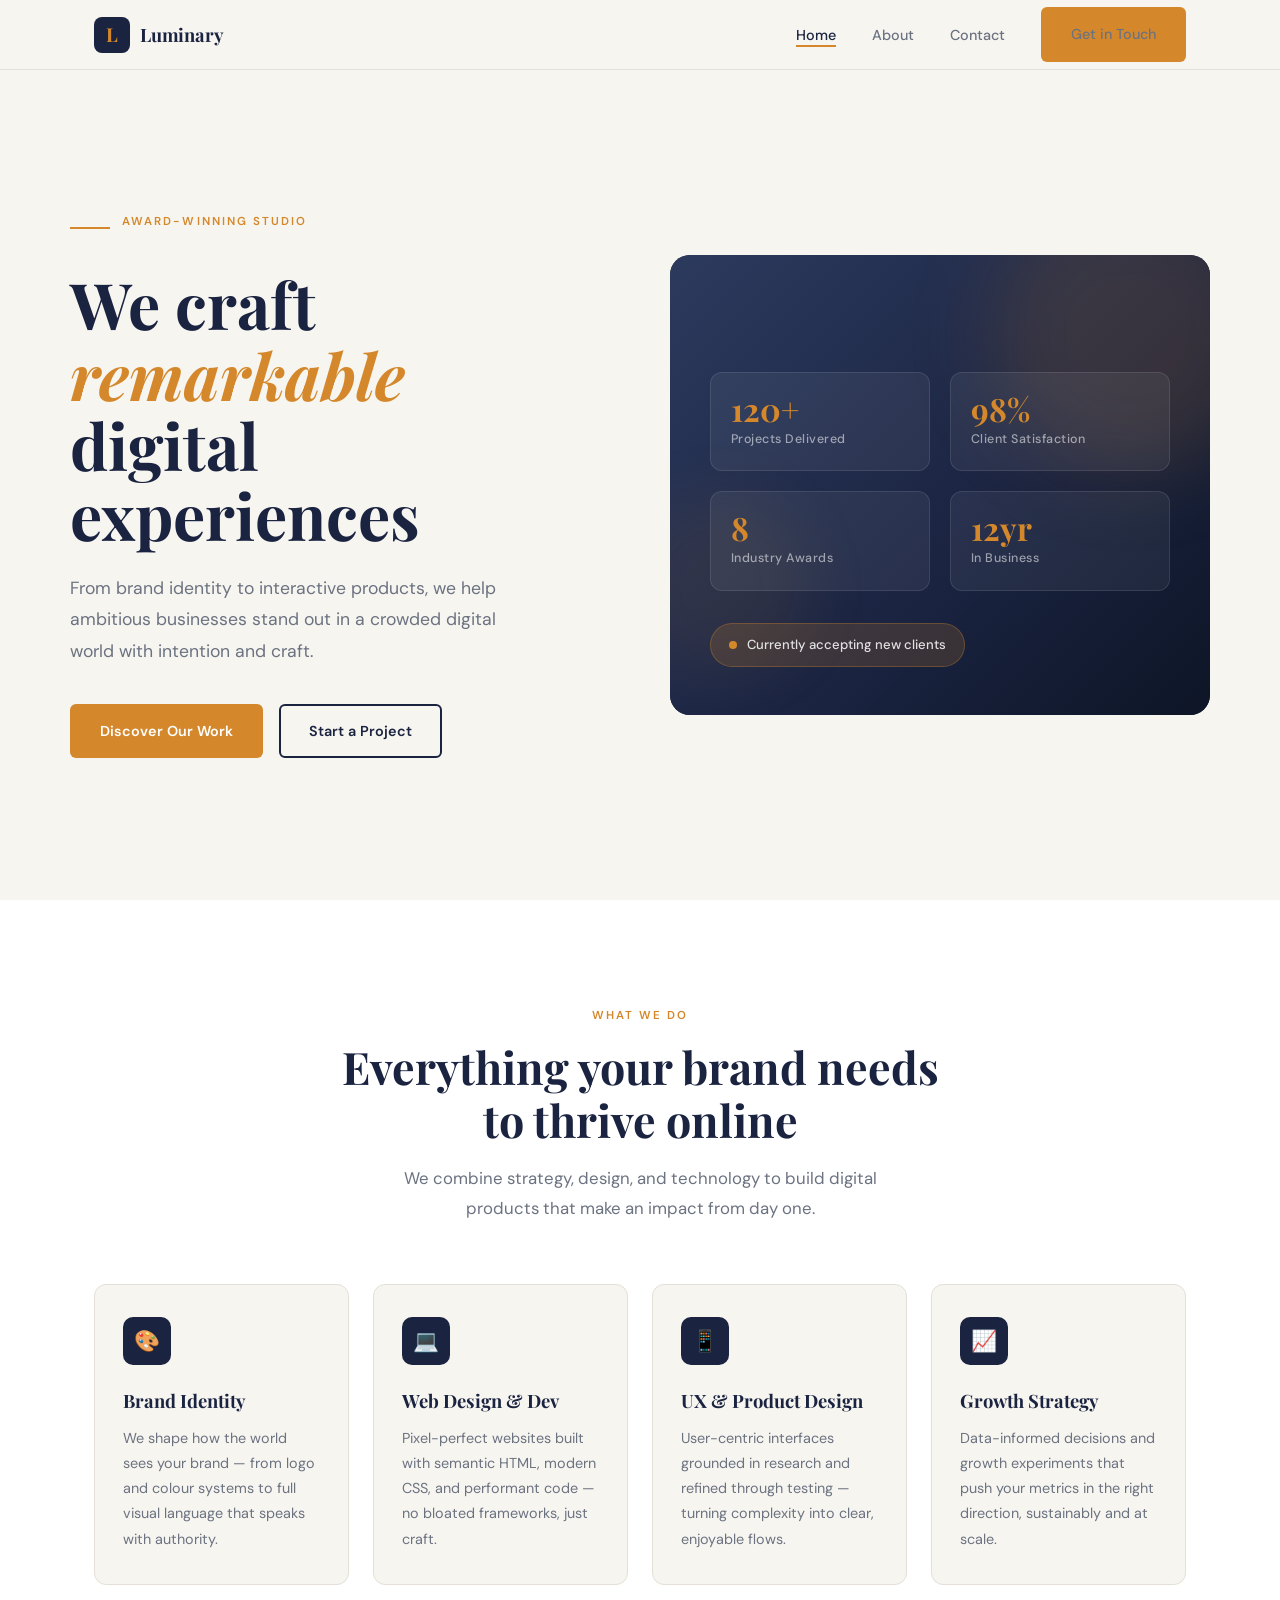
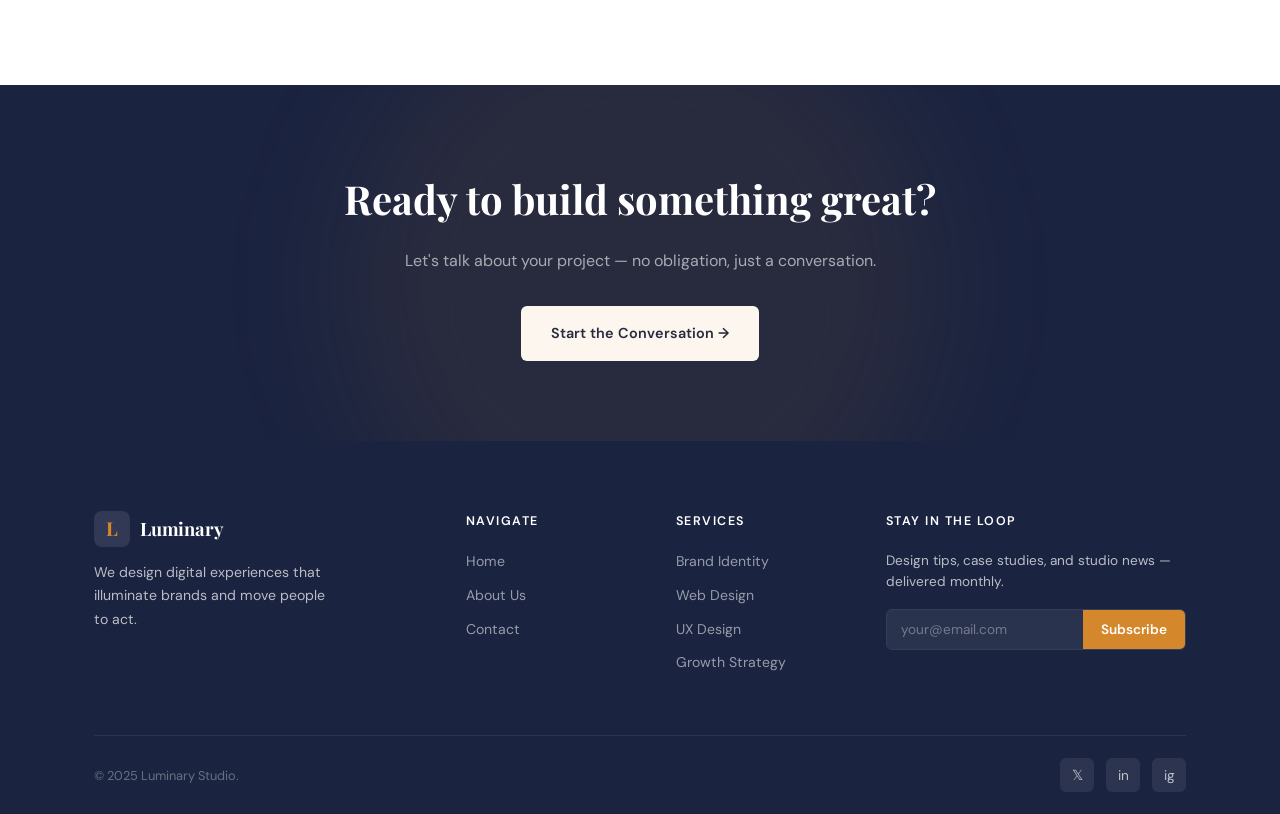
<file: index.html>
<!DOCTYPE html>
<html lang="en">
<head>
  <meta charset="UTF-8" />
  <meta name="viewport" content="width=device-width, initial-scale=1.0" />
  <meta name="description" content="Luminary Studio — We design digital experiences that inspire." />
  <title>Luminary Studio — Home</title>
  <link rel="stylesheet" href="css/style.css" />
</head>
<body>

  <header class="site-header">
    <div class="container header-inner">

      <a href="index.html" class="logo" aria-label="Luminary Studio home">
        <div class="logo-mark"><span>L</span></div>
        <span class="logo-text">Luminary</span>
      </a>

      <nav aria-label="Main navigation">
        <ul class="nav-links" id="navLinks">
          <li><a href="index.html" class="active">Home</a></li>
          <li><a href="about.html">About</a></li>
          <li><a href="contact.html">Contact</a></li>
          <li><a href="contact.html" class="btn btn-primary">Get in Touch</a></li>
        </ul>
      </nav>

      <button class="nav-toggle" id="navToggle" aria-label="Toggle navigation" aria-expanded="false">
        <span></span><span></span><span></span>
      </button>

    </div>
  </header>

  <main>
    <section class="hero container">

      <div class="hero-content">
        <div class="hero-eyebrow">
          <div class="hero-eyebrow-line"></div>
          <span class="section-label">Award-winning studio</span>
        </div>

        <h1 class="hero-title">
          We craft<br><em>remarkable</em><br>digital experiences
        </h1>

        <p class="hero-desc">
          From brand identity to interactive products, we help ambitious businesses stand out in a crowded digital world with intention and craft.
        </p>

        <div class="hero-actions">
          <a href="about.html" class="btn btn-primary">Discover Our Work</a>
          <a href="contact.html" class="btn btn-outline">Start a Project</a>
        </div>
      </div>

      <div class="hero-visual" aria-hidden="true">
        <div class="hero-card">
          <div class="hero-card-deco"></div>
          <div class="hero-card-deco2"></div>

          <div class="hero-stat-grid">
            <div class="hero-stat">
              <div class="hero-stat-num">120+</div>
              <div class="hero-stat-label">Projects Delivered</div>
            </div>
            <div class="hero-stat">
              <div class="hero-stat-num">98%</div>
              <div class="hero-stat-label">Client Satisfaction</div>
            </div>
            <div class="hero-stat">
              <div class="hero-stat-num">8</div>
              <div class="hero-stat-label">Industry Awards</div>
            </div>
            <div class="hero-stat">
              <div class="hero-stat-num">12yr</div>
              <div class="hero-stat-label">In Business</div>
            </div>
          </div>

          <div class="hero-badge">
            <div class="hero-badge-dot"></div>
            <span>Currently accepting new clients</span>
          </div>
        </div>
      </div>

    </section>

    <section class="features">
      <div class="container">

        <div class="features-header">
          <span class="section-label">What we do</span>
          <h2 class="section-title">Everything your brand needs<br>to thrive online</h2>
          <p class="section-sub">We combine strategy, design, and technology to build digital products that make an impact from day one.</p>
        </div>

        <div class="features-grid">

          <article class="feature-card">
            <div class="feature-icon">🎨</div>
            <h3>Brand Identity</h3>
            <p>We shape how the world sees your brand — from logo and colour systems to full visual language that speaks with authority.</p>
          </article>

          <article class="feature-card">
            <div class="feature-icon">💻</div>
            <h3>Web Design & Dev</h3>
            <p>Pixel-perfect websites built with semantic HTML, modern CSS, and performant code — no bloated frameworks, just craft.</p>
          </article>

          <article class="feature-card">
            <div class="feature-icon">📱</div>
            <h3>UX & Product Design</h3>
            <p>User-centric interfaces grounded in research and refined through testing — turning complexity into clear, enjoyable flows.</p>
          </article>

          <article class="feature-card">
            <div class="feature-icon">📈</div>
            <h3>Growth Strategy</h3>
            <p>Data-informed decisions and growth experiments that push your metrics in the right direction, sustainably and at scale.</p>
          </article>

        </div>

      </div>
    </section>

    <section class="cta-band">
      <div class="container">
        <h2>Ready to build something great?</h2>
        <p>Let's talk about your project — no obligation, just a conversation.</p>
        <a href="contact.html" class="btn btn-light">Start the Conversation →</a>
      </div>
    </section>

  </main>

  <footer class="site-footer">
    <div class="container">
      <div class="footer-grid">

        <div class="footer-brand">
          <a href="index.html" class="logo">
            <div class="logo-mark"><span>L</span></div>
            <span class="logo-text">Luminary</span>
          </a>
          <p class="footer-tagline">We design digital experiences that illuminate brands and move people to act.</p>
        </div>

        <div class="footer-col">
          <h4>Navigate</h4>
          <ul>
            <li><a href="index.html">Home</a></li>
            <li><a href="about.html">About Us</a></li>
            <li><a href="contact.html">Contact</a></li>
          </ul>
        </div>

        <div class="footer-col">
          <h4>Services</h4>
          <ul>
            <li><a href="#">Brand Identity</a></li>
            <li><a href="#">Web Design</a></li>
            <li><a href="#">UX Design</a></li>
            <li><a href="#">Growth Strategy</a></li>
          </ul>
        </div>

        <div class="footer-col footer-newsletter">
          <h4>Stay in the loop</h4>
          <p>Design tips, case studies, and studio news — delivered monthly.</p>
          <form class="footer-newsletter-form" onsubmit="return false;">
            <input type="email" placeholder="your@email.com" aria-label="Email address" />
            <button type="submit">Subscribe</button>
          </form>
        </div>

      </div>

      <div class="footer-bottom">
        <p>&copy; 2025 Luminary Studio.</p>
        <div class="footer-socials" aria-label="Social media links">
          <a href="#" class="social-link" aria-label="Twitter">𝕏</a>
          <a href="#" class="social-link" aria-label="LinkedIn">in</a>
          <a href="#" class="social-link" aria-label="Instagram">ig</a>
        </div>
      </div>

    </div>
  </footer>

  <script>

    const toggle = document.getElementById('navToggle');
    const navLinks = document.getElementById('navLinks');

    toggle.addEventListener('click', () => {
      const isOpen = navLinks.classList.toggle('open');
      toggle.setAttribute('aria-expanded', isOpen);
    });

    // Close nav when a link is clicked
    navLinks.querySelectorAll('a').forEach(link => {
      link.addEventListener('click', () => {
        navLinks.classList.remove('open');
        toggle.setAttribute('aria-expanded', 'false');
      });
    });
  </script>

</body>
</html>
</file>
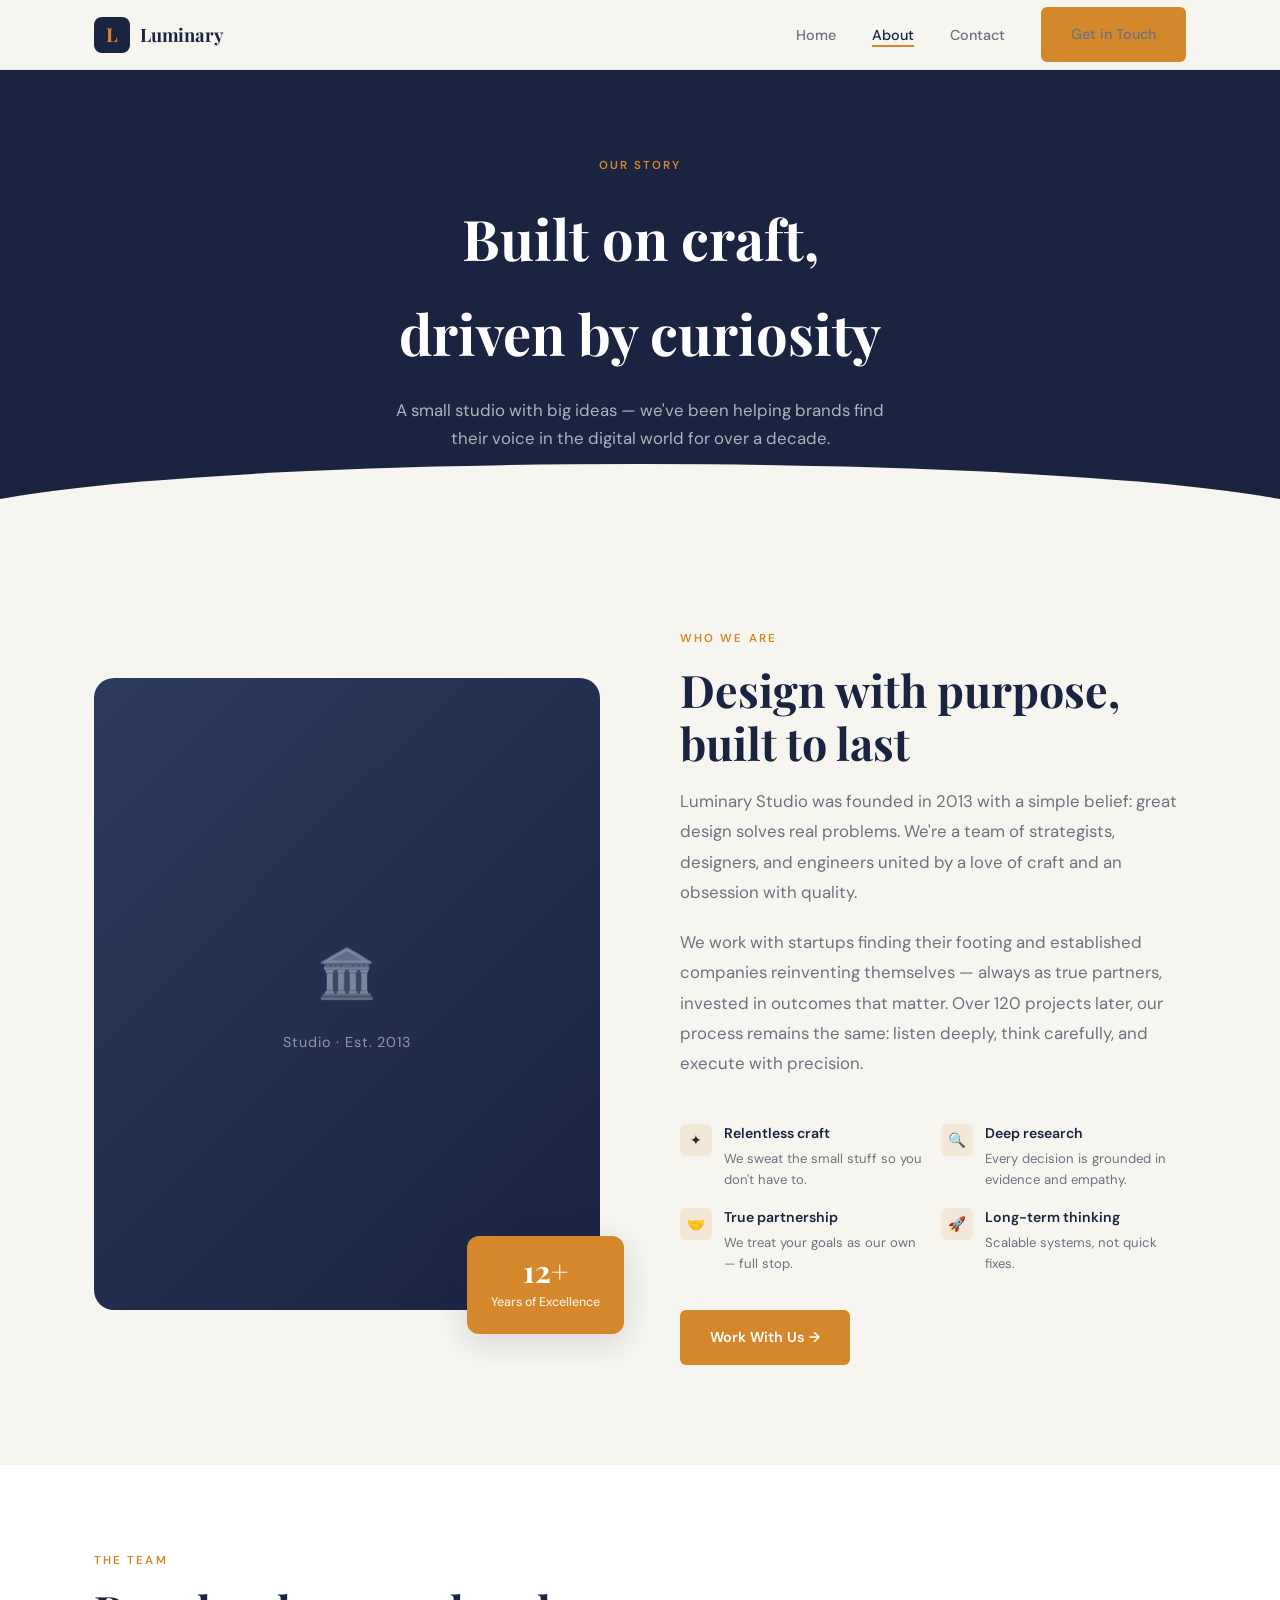
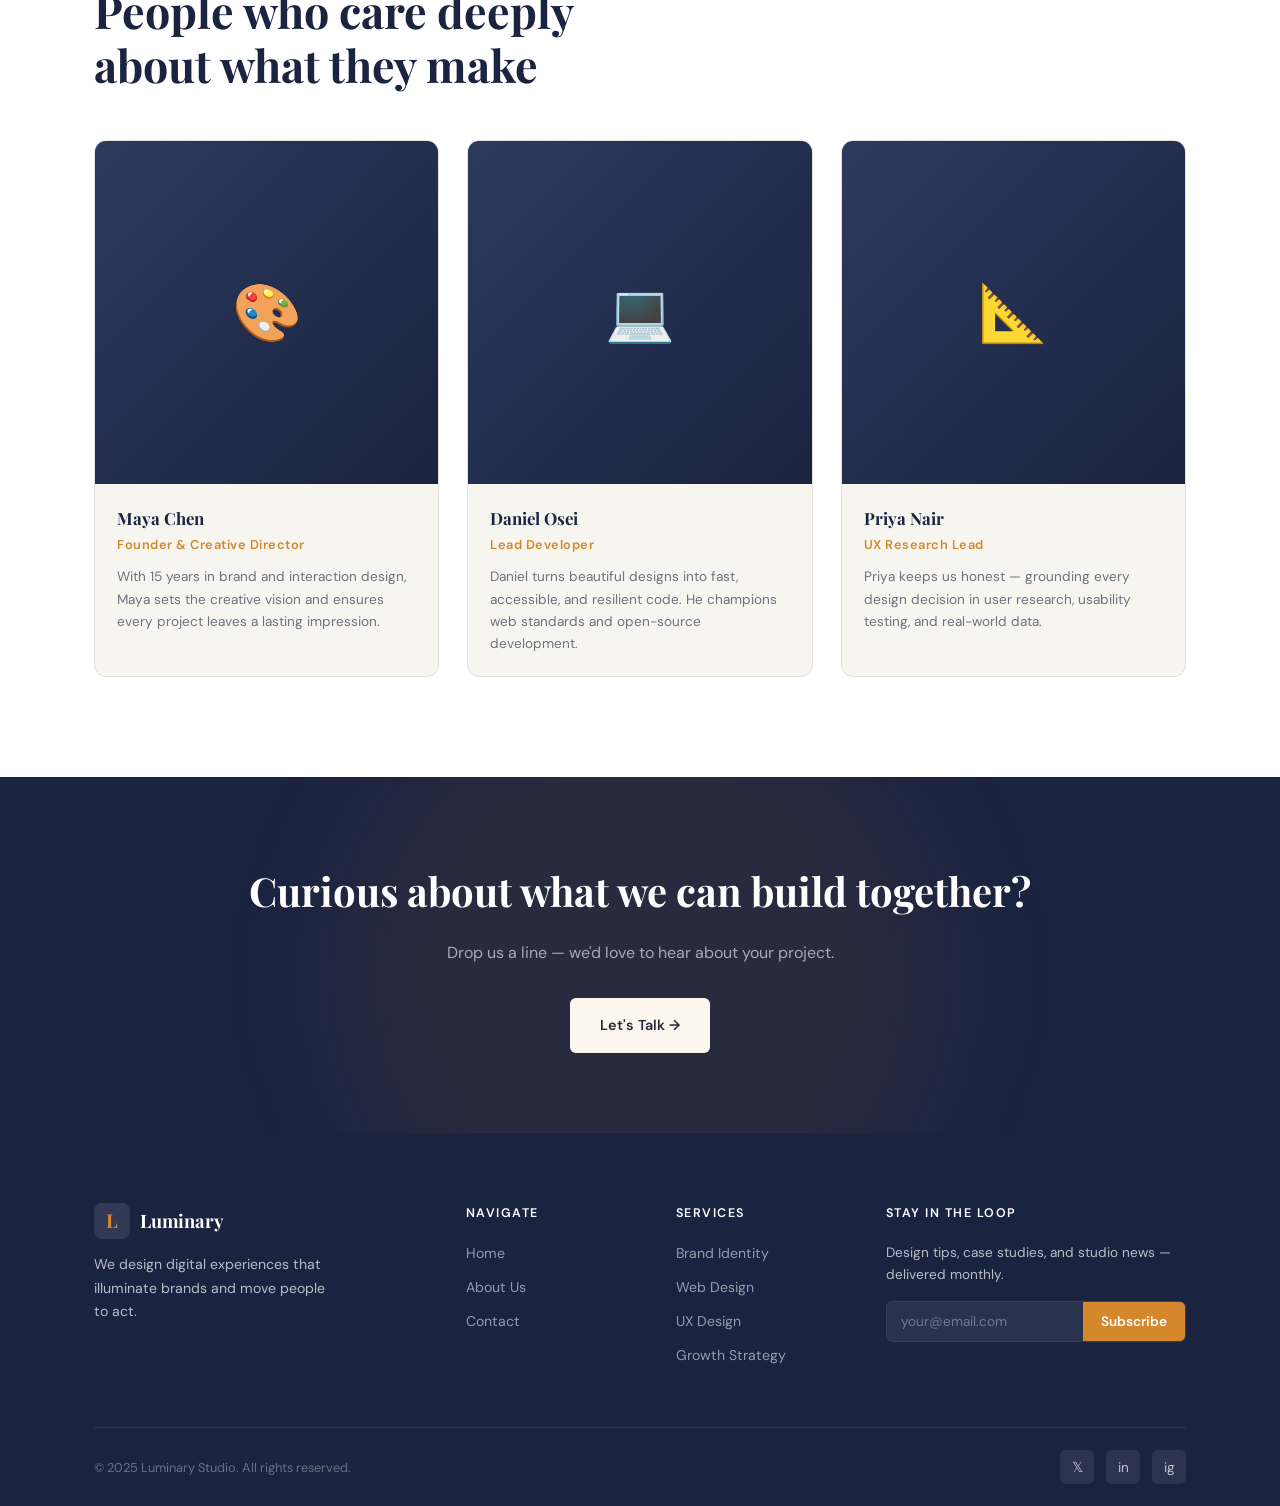
<file: about.html>
<!DOCTYPE html>
<html lang="en">
<head>
  <meta charset="UTF-8" />
  <meta name="viewport" content="width=device-width, initial-scale=1.0" />
  <meta name="description" content="About Luminary Studio — our story, values, and the team behind the work." />
  <title>About — Luminary Studio</title>
  <link rel="stylesheet" href="css/style.css" />
</head>
<body>

  <header class="site-header">
    <div class="container header-inner">

      <a href="index.html" class="logo" aria-label="Luminary Studio home">
        <div class="logo-mark"><span>L</span></div>
        <span class="logo-text">Luminary</span>
      </a>

      <nav aria-label="Main navigation">
        <ul class="nav-links" id="navLinks">
          <li><a href="index.html">Home</a></li>
          <li><a href="about.html" class="active">About</a></li>
          <li><a href="contact.html">Contact</a></li>
          <li><a href="contact.html" class="btn btn-primary">Get in Touch</a></li>
        </ul>
      </nav>

      <button class="nav-toggle" id="navToggle" aria-label="Toggle navigation" aria-expanded="false">
        <span></span><span></span><span></span>
      </button>

    </div>
  </header>

  <main>
    <section class="page-hero">
      <div class="container">
        <span class="section-label">Our Story</span>
        <h1>Built on craft,<br>driven by curiosity</h1>
        <p>A small studio with big ideas — we've been helping brands find their voice in the digital world for over a decade.</p>
      </div>
    </section>

    <section class="about-story">
      <div class="container">
        <div class="about-grid">

          <div class="about-image-wrap">
            <div class="about-img-placeholder" role="img" aria-label="Luminary Studio workspace">
              <span>🏛️</span>
              <p>Studio · Est. 2013</p>
            </div>
            <div class="about-accent-box">
              <strong>12+</strong>
              <span>Years of Excellence</span>
            </div>
          </div>

          <div class="about-content">
            <span class="section-label">Who we are</span>
            <h2 class="section-title">Design with purpose, built to last</h2>

            <p class="section-sub">
              Luminary Studio was founded in 2013 with a simple belief: great design solves real problems. We're a team of strategists, designers, and engineers united by a love of craft and an obsession with quality.
            </p>
            <p class="section-sub" style="margin-top: 16px;">
              We work with startups finding their footing and established companies reinventing themselves — always as true partners, invested in outcomes that matter. Over 120 projects later, our process remains the same: listen deeply, think carefully, and execute with precision.
            </p>

            <div class="about-values">
              <div class="value-item">
                <div class="value-icon">✦</div>
                <div>
                  <h4>Relentless craft</h4>
                  <p>We sweat the small stuff so you don't have to.</p>
                </div>
              </div>
              <div class="value-item">
                <div class="value-icon">🔍</div>
                <div>
                  <h4>Deep research</h4>
                  <p>Every decision is grounded in evidence and empathy.</p>
                </div>
              </div>
              <div class="value-item">
                <div class="value-icon">🤝</div>
                <div>
                  <h4>True partnership</h4>
                  <p>We treat your goals as our own — full stop.</p>
                </div>
              </div>
              <div class="value-item">
                <div class="value-icon">🚀</div>
                <div>
                  <h4>Long-term thinking</h4>
                  <p>Scalable systems, not quick fixes.</p>
                </div>
              </div>
            </div>

            <div style="margin-top: 36px;">
              <a href="contact.html" class="btn btn-primary">Work With Us →</a>
            </div>
          </div>

        </div>
      </div>
    </section>

    <section class="team-section">
      <div class="container">
        <span class="section-label">The team</span>
        <h2 class="section-title">People who care deeply<br>about what they make</h2>

        <div class="team-grid">

          <article class="team-card">
            <div class="team-card-img" role="img" aria-label="Portrait of Maya Chen">🎨</div>
            <div class="team-card-body">
              <h3>Maya Chen</h3>
              <p class="team-role">Founder & Creative Director</p>
              <p class="team-bio">With 15 years in brand and interaction design, Maya sets the creative vision and ensures every project leaves a lasting impression.</p>
            </div>
          </article>

          <article class="team-card">
            <div class="team-card-img" role="img" aria-label="Portrait of Daniel Osei">💻</div>
            <div class="team-card-body">
              <h3>Daniel Osei</h3>
              <p class="team-role">Lead Developer</p>
              <p class="team-bio">Daniel turns beautiful designs into fast, accessible, and resilient code. He champions web standards and open-source development.</p>
            </div>
          </article>

          <article class="team-card">
            <div class="team-card-img" role="img" aria-label="Portrait of Priya Nair">📐</div>
            <div class="team-card-body">
              <h3>Priya Nair</h3>
              <p class="team-role">UX Research Lead</p>
              <p class="team-bio">Priya keeps us honest — grounding every design decision in user research, usability testing, and real-world data.</p>
            </div>
          </article>

        </div>
      </div>
    </section>

    <section class="cta-band">
      <div class="container">
        <h2>Curious about what we can build together?</h2>
        <p>Drop us a line — we'd love to hear about your project.</p>
        <a href="contact.html" class="btn btn-light">Let's Talk →</a>
      </div>
    </section>
  </main>

  <footer class="site-footer">
    <div class="container">
      <div class="footer-grid">

        <div class="footer-brand">
          <a href="index.html" class="logo">
            <div class="logo-mark"><span>L</span></div>
            <span class="logo-text">Luminary</span>
          </a>
          <p class="footer-tagline">We design digital experiences that illuminate brands and move people to act.</p>
        </div>

        <div class="footer-col">
          <h4>Navigate</h4>
          <ul>
            <li><a href="index.html">Home</a></li>
            <li><a href="about.html">About Us</a></li>
            <li><a href="contact.html">Contact</a></li>
          </ul>
        </div>

        <div class="footer-col">
          <h4>Services</h4>
          <ul>
            <li><a href="#">Brand Identity</a></li>
            <li><a href="#">Web Design</a></li>
            <li><a href="#">UX Design</a></li>
            <li><a href="#">Growth Strategy</a></li>
          </ul>
        </div>

        <div class="footer-col footer-newsletter">
          <h4>Stay in the loop</h4>
          <p>Design tips, case studies, and studio news — delivered monthly.</p>
          <form class="footer-newsletter-form" onsubmit="return false;">
            <input type="email" placeholder="your@email.com" aria-label="Email address" />
            <button type="submit">Subscribe</button>
          </form>
        </div>

      </div>

      <div class="footer-bottom">
        <p>&copy; 2025 Luminary Studio. All rights reserved.</p>
        <div class="footer-socials" aria-label="Social media links">
          <a href="#" class="social-link" aria-label="Twitter">𝕏</a>
          <a href="#" class="social-link" aria-label="LinkedIn">in</a>
          <a href="#" class="social-link" aria-label="Instagram">ig</a>
        </div>
      </div>
    </div>
  </footer>

  <script>
    const toggle = document.getElementById('navToggle');
    const navLinks = document.getElementById('navLinks');
    toggle.addEventListener('click', () => {
      const isOpen = navLinks.classList.toggle('open');
      toggle.setAttribute('aria-expanded', isOpen);
    });
    navLinks.querySelectorAll('a').forEach(link => {
      link.addEventListener('click', () => {
        navLinks.classList.remove('open');
        toggle.setAttribute('aria-expanded', 'false');
      });
    });
  </script>

</body>
</html>
</file>
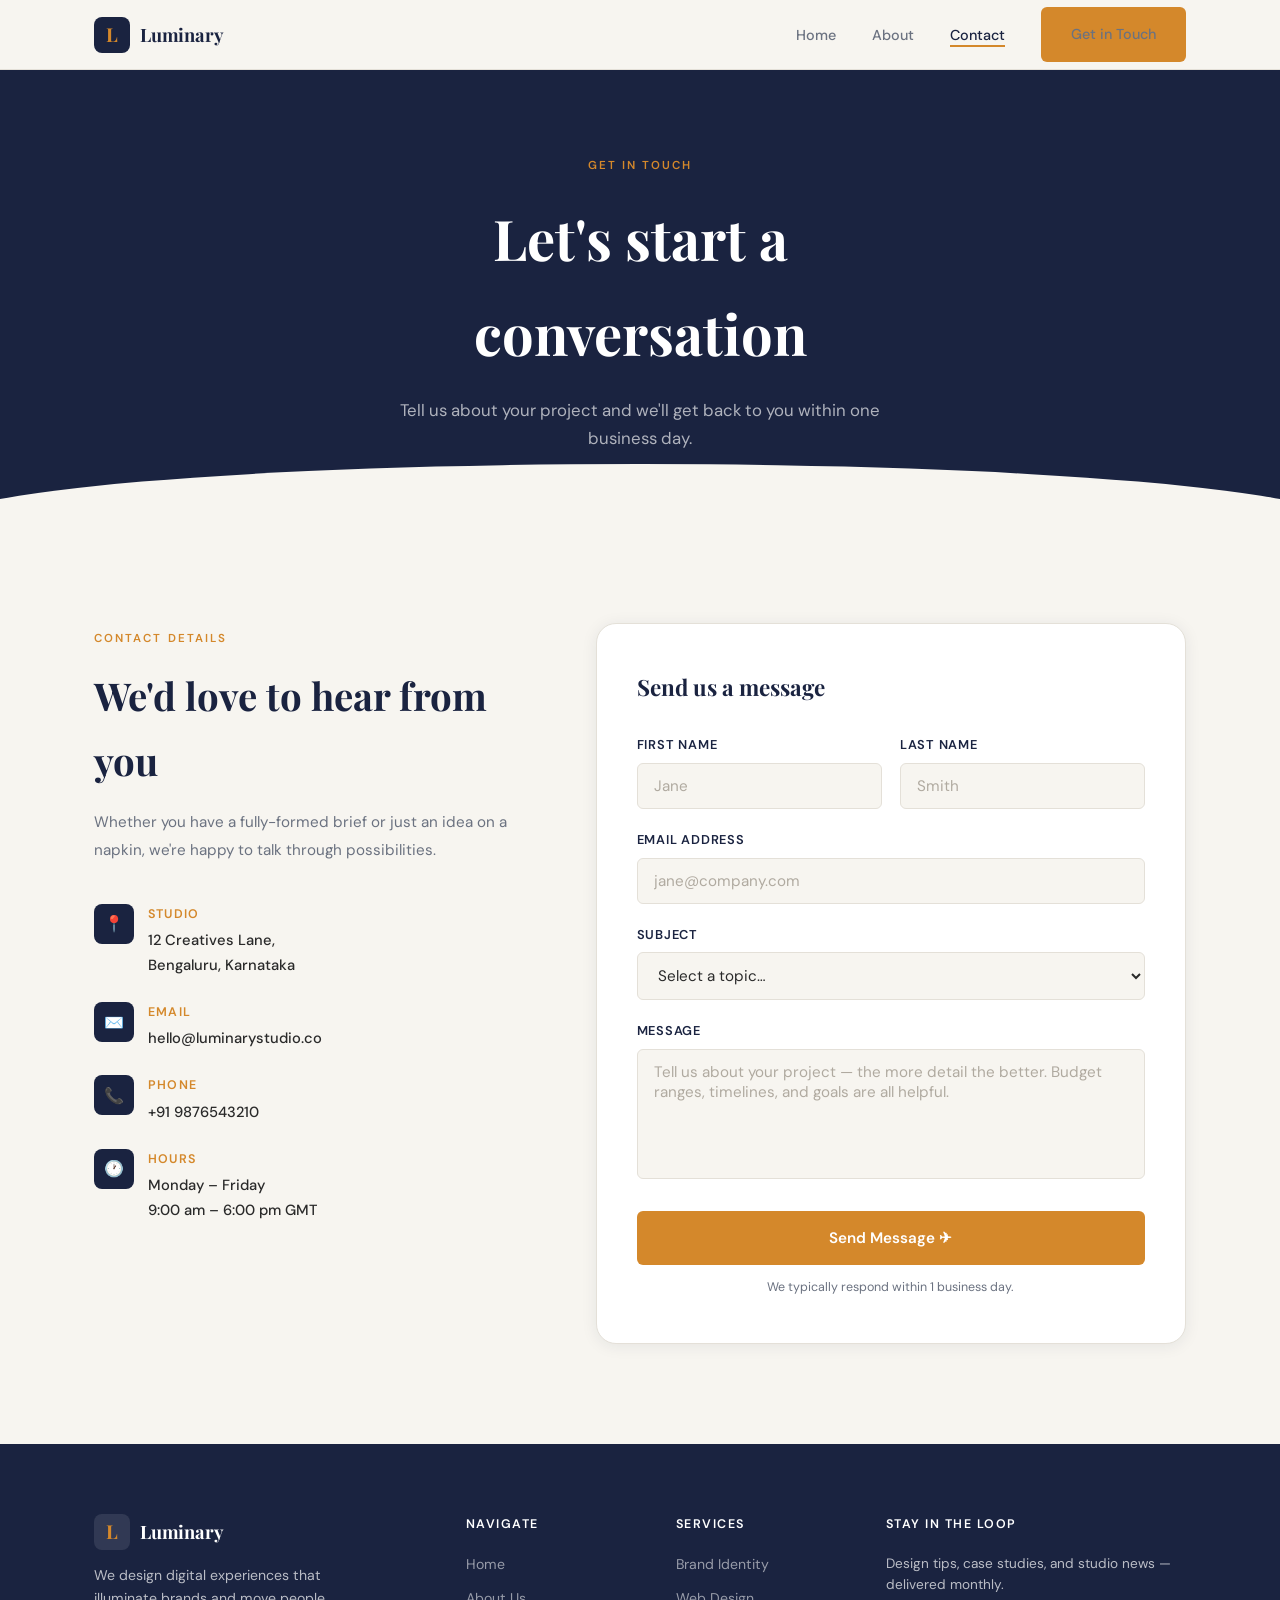
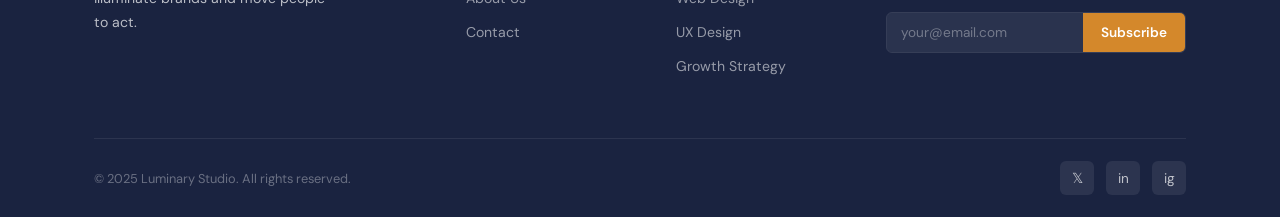
<file: contact.html>
<!DOCTYPE html>
<html lang="en">
<head>
  <meta charset="UTF-8" />
  <meta name="viewport" content="width=device-width, initial-scale=1.0" />
  <meta name="description" content="Contact Luminary Studio — start your project today." />
  <title>Contact — Luminary Studio</title>
  <link rel="stylesheet" href="css/style.css" />
</head>
<body>

  <header class="site-header">
    <div class="container header-inner">

      <a href="index.html" class="logo" aria-label="Luminary Studio home">
        <div class="logo-mark"><span>L</span></div>
        <span class="logo-text">Luminary</span>
      </a>

      <nav aria-label="Main navigation">
        <ul class="nav-links" id="navLinks">
          <li><a href="index.html">Home</a></li>
          <li><a href="about.html">About</a></li>
          <li><a href="contact.html" class="active">Contact</a></li>
          <li><a href="contact.html" class="btn btn-primary">Get in Touch</a></li>
        </ul>
      </nav>

      <button class="nav-toggle" id="navToggle" aria-label="Toggle navigation" aria-expanded="false">
        <span></span><span></span><span></span>
      </button>

    </div>
  </header>

  <main>
    <section class="page-hero">
      <div class="container">
        <span class="section-label">Get in touch</span>
        <h1>Let's start a<br>conversation</h1>
        <p>Tell us about your project and we'll get back to you within one business day.</p>
      </div>
    </section>

    <section class="contact-section">
      <div class="container">
        <div class="contact-grid">

          <aside class="contact-info">
            <span class="section-label">Contact details</span>
            <h2>We'd love to hear from you</h2>
            <p>Whether you have a fully-formed brief or just an idea on a napkin, we're happy to talk through possibilities.</p>

            <div class="contact-detail">
              <div class="contact-detail-icon" aria-hidden="true">📍</div>
              <div>
                <h4>Studio</h4>
                <p>12 Creatives Lane,<br>Bengaluru, Karnataka</p>
              </div>
            </div>

            <div class="contact-detail">
              <div class="contact-detail-icon" aria-hidden="true">✉️</div>
              <div>
                <h4>Email</h4>
                <p>hello@luminarystudio.co</p>
              </div>
            </div>

            <div class="contact-detail">
              <div class="contact-detail-icon" aria-hidden="true">📞</div>
              <div>
                <h4>Phone</h4>
                <p>+91 9876543210</p>
              </div>
            </div>

            <div class="contact-detail">
              <div class="contact-detail-icon" aria-hidden="true">🕐</div>
              <div>
                <h4>Hours</h4>
                <p>Monday – Friday<br>9:00 am – 6:00 pm GMT</p>
              </div>
            </div>
          </aside>

          <div class="contact-form-wrap">
            <h3>Send us a message</h3>

            <div id="contactFormWrap">
              <div class="form-row">
                <div class="form-group">
                  <label for="firstName">First Name</label>
                  <input type="text" id="firstName" name="firstName" placeholder="Jane" autocomplete="given-name" required />
                </div>
                <div class="form-group">
                  <label for="lastName">Last Name</label>
                  <input type="text" id="lastName" name="lastName" placeholder="Smith" autocomplete="family-name" required />
                </div>
              </div>

              <div class="form-group">
                <label for="email">Email Address</label>
                <input type="email" id="email" name="email" placeholder="jane@company.com" autocomplete="email" required />
              </div>

              <div class="form-group">
                <label for="subject">Subject</label>
                <select id="subject" name="subject">
                  <option value="" disabled selected>Select a topic…</option>
                  <option value="new-project">New Project Enquiry</option>
                  <option value="brand">Brand Identity</option>
                  <option value="web">Web Design & Development</option>
                  <option value="ux">UX Design</option>
                  <option value="other">Something Else</option>
                </select>
              </div>

              <div class="form-group">
                <label for="message">Message</label>
                <textarea id="message" name="message" placeholder="Tell us about your project — the more detail the better. Budget ranges, timelines, and goals are all helpful." required></textarea>
              </div>

              <button type="button" class="btn btn-primary form-submit" id="submitBtn">
                Send Message ✈
              </button>
              <p class="form-note">We typically respond within 1 business day.</p>
            </div>

            <div class="form-success" id="formSuccess" aria-live="polite">
              <div class="form-success-icon">🎉</div>
              <h4>Message received!</h4>
              <p>Thanks for reaching out. We'll be in touch within one business day.</p>
            </div>

          </div>

        </div>
      </div>
    </section>
  </main>

  <footer class="site-footer">
    <div class="container">
      <div class="footer-grid">

        <div class="footer-brand">
          <a href="index.html" class="logo">
            <div class="logo-mark"><span>L</span></div>
            <span class="logo-text">Luminary</span>
          </a>
          <p class="footer-tagline">We design digital experiences that illuminate brands and move people to act.</p>
        </div>

        <div class="footer-col">
          <h4>Navigate</h4>
          <ul>
            <li><a href="index.html">Home</a></li>
            <li><a href="about.html">About Us</a></li>
            <li><a href="contact.html">Contact</a></li>
          </ul>
        </div>

        <div class="footer-col">
          <h4>Services</h4>
          <ul>
            <li><a href="#">Brand Identity</a></li>
            <li><a href="#">Web Design</a></li>
            <li><a href="#">UX Design</a></li>
            <li><a href="#">Growth Strategy</a></li>
          </ul>
        </div>

        <div class="footer-col footer-newsletter">
          <h4>Stay in the loop</h4>
          <p>Design tips, case studies, and studio news — delivered monthly.</p>
          <form class="footer-newsletter-form" onsubmit="return false;">
            <input type="email" placeholder="your@email.com" aria-label="Email address" />
            <button type="submit">Subscribe</button>
          </form>
        </div>

      </div>

      <div class="footer-bottom">
        <p>&copy; 2025 Luminary Studio. All rights reserved.</p>
        <div class="footer-socials" aria-label="Social media links">
          <a href="#" class="social-link" aria-label="Twitter">𝕏</a>
          <a href="#" class="social-link" aria-label="LinkedIn">in</a>
          <a href="#" class="social-link" aria-label="Instagram">ig</a>
        </div>
      </div>
    </div>
  </footer>

  <script>
    const toggle = document.getElementById('navToggle');
    const navLinks = document.getElementById('navLinks');
    toggle.addEventListener('click', () => {
      const isOpen = navLinks.classList.toggle('open');
      toggle.setAttribute('aria-expanded', isOpen);
    });
    navLinks.querySelectorAll('a').forEach(link => {
      link.addEventListener('click', () => {
        navLinks.classList.remove('open');
        toggle.setAttribute('aria-expanded', 'false');
      });
    });

    document.getElementById('submitBtn').addEventListener('click', function () {
      const firstName = document.getElementById('firstName').value.trim();
      const email    = document.getElementById('email').value.trim();
      const message  = document.getElementById('message').value.trim();

      if (!firstName || !email || !message) {
        [
          { el: document.getElementById('firstName'), val: firstName },
          { el: document.getElementById('email'),     val: email    },
          { el: document.getElementById('message'),   val: message  },
        ].forEach(({ el, val }) => {
          if (!val) {
            el.style.borderColor = '#e05252';
            el.focus();
          } else {
            el.style.borderColor = '';
          }
        });
        return;
      }

      document.getElementById('contactFormWrap').style.display = 'none';
      const success = document.getElementById('formSuccess');
      success.style.display = 'block';
    });
  </script>

</body>
</html>
</file>
<file: css/style.css>
@import url('https://fonts.googleapis.com/css2?family=Playfair+Display:wght@400;600;700&family=DM+Sans:wght@300;400;500;600&display=swap');

:root {
  --color-bg:        #F7F5F0;
  --color-surface:   #FFFFFF;
  --color-navy:      #1A2340;
  --color-navy-mid:  #2C3A5E;
  --color-amber:     #D4882B;
  --color-amber-lt:  #F0A94A;
  --color-text:      #2A2A2A;
  --color-muted:     #6B7280;
  --color-border:    #E4E0D8;

  --font-display: 'Playfair Display', Georgia, serif;
  --font-body:    'DM Sans', Helvetica, sans-serif;

  --radius-sm:  6px;
  --radius-md:  12px;
  --radius-lg:  20px;

  --shadow-card: 0 2px 16px rgba(26, 35, 64, 0.08);
  --shadow-hover: 0 8px 32px rgba(26, 35, 64, 0.15);

  --transition: 0.28s cubic-bezier(0.4, 0, 0.2, 1);

  --container: 1140px;
  --header-h:  70px;
}

*, *::before, *::after {
  box-sizing: border-box;
  margin: 0;
  padding: 0;
}

html {
  scroll-behavior: smooth;
  font-size: 16px;
}

body {
  font-family: var(--font-body);
  background-color: var(--color-bg);
  color: var(--color-text);
  line-height: 1.7;
  -webkit-font-smoothing: antialiased;
}

img {
  max-width: 100%;
  display: block;
}

a {
  color: inherit;
  text-decoration: none;
}

ul {
  list-style: none;
}

.container {
  max-width: var(--container);
  margin: 0 auto;
  padding: 0 24px;
}

.section-label {
  display: inline-block;
  font-family: var(--font-body);
  font-size: 0.72rem;
  font-weight: 600;
  letter-spacing: 0.18em;
  text-transform: uppercase;
  color: var(--color-amber);
  margin-bottom: 14px;
}

.section-title {
  font-family: var(--font-display);
  font-size: clamp(2rem, 4vw, 2.8rem);
  font-weight: 700;
  color: var(--color-navy);
  line-height: 1.2;
  margin-bottom: 16px;
}

.section-sub {
  font-size: 1.05rem;
  color: var(--color-muted);
  max-width: 540px;
  line-height: 1.8;
}

/* --- Buttons --- */
.btn {
  display: inline-flex;
  align-items: center;
  gap: 8px;
  padding: 13px 28px;
  border-radius: var(--radius-sm);
  font-family: var(--font-body);
  font-size: 0.9rem;
  font-weight: 600;
  cursor: pointer;
  border: 2px solid transparent;
  transition: background var(--transition), color var(--transition),
              transform var(--transition), box-shadow var(--transition);
}

.btn-primary {
  background: var(--color-amber);
  color: #fff;
}
.btn-primary:hover {
  background: var(--color-amber-lt);
  transform: translateY(-2px);
  box-shadow: 0 6px 24px rgba(212, 136, 43, 0.35);
}

.btn-outline {
  background: transparent;
  color: var(--color-navy);
  border-color: var(--color-navy);
}
.btn-outline:hover {
  background: var(--color-navy);
  color: #fff;
  transform: translateY(-2px);
}

.btn-light {
  background: #fff;
  color: var(--color-navy);
}
.btn-light:hover {
  background: var(--color-bg);
  transform: translateY(-2px);
  box-shadow: 0 6px 20px rgba(0,0,0,0.12);
}

/* ============================================================
   HEADER & NAV
   ============================================================ */
.site-header {
  position: sticky;
  top: 0;
  z-index: 100;
  height: var(--header-h);
  background: rgba(247, 245, 240, 0.92);
  backdrop-filter: blur(12px);
  border-bottom: 1px solid var(--color-border);
}

.header-inner {
  display: flex;
  align-items: center;
  justify-content: space-between;
  height: 100%;
}

/* Logo */
.logo {
  display: flex;
  align-items: center;
  gap: 10px;
}
.logo-mark {
  width: 36px;
  height: 36px;
  background: var(--color-navy);
  border-radius: 8px;
  display: flex;
  align-items: center;
  justify-content: center;
}
.logo-mark span {
  color: var(--color-amber);
  font-family: var(--font-display);
  font-size: 1.2rem;
  font-weight: 700;
  line-height: 1;
}
.logo-text {
  font-family: var(--font-display);
  font-size: 1.15rem;
  font-weight: 700;
  color: var(--color-navy);
  letter-spacing: -0.01em;
}

/* Nav Links */
.nav-links {
  display: flex;
  align-items: center;
  gap: 36px;
}

.nav-links a {
  font-size: 0.9rem;
  font-weight: 500;
  color: var(--color-muted);
  position: relative;
  transition: color var(--transition);
}
.nav-links a::after {
  content: '';
  position: absolute;
  bottom: -3px;
  left: 0;
  width: 0;
  height: 2px;
  background: var(--color-amber);
  transition: width var(--transition);
}
.nav-links a:hover,
.nav-links a.active {
  color: var(--color-navy);
}
.nav-links a:hover::after,
.nav-links a.active::after {
  width: 100%;
}

/* Hamburger */
.nav-toggle {
  display: none;
  flex-direction: column;
  gap: 5px;
  cursor: pointer;
  padding: 4px;
  background: none;
  border: none;
}
.nav-toggle span {
  display: block;
  width: 24px;
  height: 2px;
  background: var(--color-navy);
  border-radius: 2px;
  transition: var(--transition);
}

/* ============================================================
   HERO — HOME
   ============================================================ */
.hero {
  min-height: calc(100vh - var(--header-h));
  display: grid;
  grid-template-columns: 1fr 1fr;
  align-items: center;
  gap: 60px;
  padding: 80px 0;
}

.hero-eyebrow {
  display: flex;
  align-items: center;
  gap: 12px;
  margin-bottom: 24px;
}
.hero-eyebrow-line {
  width: 40px;
  height: 2px;
  background: var(--color-amber);
}

.hero-title {
  font-family: var(--font-display);
  font-size: clamp(2.6rem, 5.5vw, 4rem);
  font-weight: 700;
  color: var(--color-navy);
  line-height: 1.1;
  margin-bottom: 22px;
}
.hero-title em {
  font-style: italic;
  color: var(--color-amber);
}

.hero-desc {
  font-size: 1.1rem;
  color: var(--color-muted);
  max-width: 460px;
  margin-bottom: 36px;
  line-height: 1.8;
}

.hero-actions {
  display: flex;
  gap: 16px;
  flex-wrap: wrap;
}

/* Hero Visual */
.hero-visual {
  position: relative;
}
.hero-card {
  background: var(--color-navy);
  border-radius: var(--radius-lg);
  padding: 48px 40px;
  position: relative;
  overflow: hidden;
  min-height: 460px;
  display: flex;
  flex-direction: column;
  justify-content: flex-end;
}
.hero-card::before {
  content: '';
  position: absolute;
  inset: 0;
  background: linear-gradient(135deg, #2C3A5E 0%, #1A2340 60%, #0D1526 100%);
}
.hero-card-deco {
  position: absolute;
  top: -60px;
  right: -60px;
  width: 280px;
  height: 280px;
  border-radius: 50%;
  background: rgba(212, 136, 43, 0.15);
  filter: blur(40px);
}
.hero-card-deco2 {
  position: absolute;
  bottom: 40px;
  left: -40px;
  width: 180px;
  height: 180px;
  border-radius: 50%;
  background: rgba(212, 136, 43, 0.08);
  filter: blur(30px);
}
.hero-stat-grid {
  position: relative;
  z-index: 1;
  display: grid;
  grid-template-columns: 1fr 1fr;
  gap: 20px;
  margin-bottom: 32px;
}
.hero-stat {
  background: rgba(255,255,255,0.06);
  border: 1px solid rgba(255,255,255,0.1);
  border-radius: var(--radius-md);
  padding: 20px;
}
.hero-stat-num {
  font-family: var(--font-display);
  font-size: 2rem;
  font-weight: 700;
  color: var(--color-amber);
  line-height: 1;
  margin-bottom: 4px;
}
.hero-stat-label {
  font-size: 0.78rem;
  color: rgba(255,255,255,0.55);
  font-weight: 500;
  letter-spacing: 0.04em;
}
.hero-badge {
  position: relative;
  z-index: 1;
  display: inline-flex;
  align-items: center;
  gap: 10px;
  background: rgba(212, 136, 43, 0.18);
  border: 1px solid rgba(212, 136, 43, 0.3);
  border-radius: 50px;
  padding: 10px 18px;
  width: fit-content;
}
.hero-badge-dot {
  width: 8px;
  height: 8px;
  border-radius: 50%;
  background: var(--color-amber);
  animation: pulse 2s infinite;
}
.hero-badge span {
  font-size: 0.82rem;
  color: rgba(255,255,255,0.85);
  font-weight: 500;
}

@keyframes pulse {
  0%, 100% { opacity: 1; transform: scale(1); }
  50%       { opacity: 0.5; transform: scale(0.85); }
}

/* ============================================================
   FEATURES SECTION
   ============================================================ */
.features {
  padding: 100px 0;
  background: var(--color-surface);
}

.features-header {
  text-align: center;
  margin-bottom: 60px;
}
.features-header .section-sub {
  margin: 0 auto;
}

.features-grid {
  display: grid;
  grid-template-columns: repeat(4, 1fr);
  gap: 24px;
}

.feature-card {
  background: var(--color-bg);
  border: 1px solid var(--color-border);
  border-radius: var(--radius-md);
  padding: 32px 28px;
  transition: transform var(--transition), box-shadow var(--transition), border-color var(--transition);
}
.feature-card:hover {
  transform: translateY(-6px);
  box-shadow: var(--shadow-hover);
  border-color: var(--color-amber);
}
.feature-icon {
  width: 48px;
  height: 48px;
  border-radius: 10px;
  background: var(--color-navy);
  display: flex;
  align-items: center;
  justify-content: center;
  margin-bottom: 20px;
  font-size: 1.3rem;
}
.feature-card h3 {
  font-family: var(--font-display);
  font-size: 1.15rem;
  font-weight: 700;
  color: var(--color-navy);
  margin-bottom: 10px;
}
.feature-card p {
  font-size: 0.9rem;
  color: var(--color-muted);
  line-height: 1.75;
}

/* ============================================================
   CTA BAND (Home)
   ============================================================ */
.cta-band {
  background: var(--color-navy);
  padding: 80px 0;
  text-align: center;
  position: relative;
  overflow: hidden;
}
.cta-band::before {
  content: '';
  position: absolute;
  top: -100px;
  left: 50%;
  transform: translateX(-50%);
  width: 600px;
  height: 600px;
  border-radius: 50%;
  background: rgba(212, 136, 43, 0.08);
  filter: blur(60px);
  pointer-events: none;
}
.cta-band h2 {
  font-family: var(--font-display);
  font-size: clamp(1.8rem, 3.5vw, 2.5rem);
  color: #fff;
  margin-bottom: 14px;
  position: relative;
}
.cta-band p {
  color: rgba(255,255,255,0.6);
  font-size: 1rem;
  margin-bottom: 32px;
  position: relative;
}

/* ============================================================
   ABOUT PAGE
   ============================================================ */
.page-hero {
  background: var(--color-navy);
  padding: 80px 0 70px;
  text-align: center;
  position: relative;
  overflow: hidden;
}
.page-hero::after {
  content: '';
  position: absolute;
  bottom: -1px;
  left: 0; right: 0;
  height: 60px;
  background: var(--color-bg);
  clip-path: ellipse(55% 100% at 50% 100%);
}
.page-hero .section-label {
  color: var(--color-amber);
}
.page-hero h1 {
  font-family: var(--font-display);
  font-size: clamp(2.2rem, 5vw, 3.5rem);
  color: #fff;
  margin-bottom: 16px;
}
.page-hero p {
  color: rgba(255,255,255,0.65);
  font-size: 1.05rem;
  max-width: 520px;
  margin: 0 auto;
}

/* About Story */
.about-story {
  padding: 100px 0;
}
.about-grid {
  display: grid;
  grid-template-columns: 1fr 1fr;
  gap: 80px;
  align-items: center;
}
.about-image-wrap {
  position: relative;
}
.about-img {
  width: 100%;
  aspect-ratio: 4/5;
  object-fit: cover;
  border-radius: var(--radius-lg);
}
.about-img-placeholder {
  width: 100%;
  aspect-ratio: 4/5;
  border-radius: var(--radius-lg);
  background: linear-gradient(135deg, var(--color-navy-mid), var(--color-navy));
  display: flex;
  flex-direction: column;
  align-items: center;
  justify-content: center;
  gap: 16px;
  color: rgba(255,255,255,0.5);
  font-size: 3rem;
}
.about-img-placeholder p {
  font-size: 0.9rem;
  font-family: var(--font-body);
  letter-spacing: 0.06em;
}
.about-accent-box {
  position: absolute;
  bottom: -24px;
  right: -24px;
  background: var(--color-amber);
  color: #fff;
  border-radius: var(--radius-md);
  padding: 20px 24px;
  text-align: center;
  box-shadow: var(--shadow-hover);
}
.about-accent-box strong {
  display: block;
  font-family: var(--font-display);
  font-size: 1.9rem;
  font-weight: 700;
  line-height: 1;
}
.about-accent-box span {
  font-size: 0.78rem;
  opacity: 0.85;
  font-weight: 500;
}

.about-content .section-sub {
  max-width: 100%;
  margin-bottom: 20px;
}
.about-content p + p {
  margin-top: 16px;
}

/* Values */
.about-values {
  margin-top: 44px;
  display: grid;
  grid-template-columns: 1fr 1fr;
  gap: 16px;
}
.value-item {
  display: flex;
  align-items: flex-start;
  gap: 12px;
}
.value-icon {
  width: 32px;
  height: 32px;
  border-radius: 6px;
  background: rgba(212, 136, 43, 0.12);
  display: flex;
  align-items: center;
  justify-content: center;
  font-size: 0.9rem;
  flex-shrink: 0;
  margin-top: 2px;
}
.value-item h4 {
  font-size: 0.88rem;
  font-weight: 600;
  color: var(--color-navy);
  margin-bottom: 2px;
}
.value-item p {
  font-size: 0.82rem;
  color: var(--color-muted);
  line-height: 1.6;
}

/* Team Section */
.team-section {
  padding: 0 0 100px;
  background: var(--color-surface);
}
.team-section .container {
  padding-top: 80px;
}
.team-grid {
  display: grid;
  grid-template-columns: repeat(3, 1fr);
  gap: 28px;
  margin-top: 48px;
}
.team-card {
  background: var(--color-bg);
  border: 1px solid var(--color-border);
  border-radius: var(--radius-md);
  overflow: hidden;
  transition: transform var(--transition), box-shadow var(--transition);
}
.team-card:hover {
  transform: translateY(-5px);
  box-shadow: var(--shadow-hover);
}
.team-card-img {
  aspect-ratio: 1;
  background: linear-gradient(135deg, var(--color-navy-mid), var(--color-navy));
  display: flex;
  align-items: center;
  justify-content: center;
  font-size: 3.5rem;
}
.team-card-body {
  padding: 20px 22px;
}
.team-card-body h3 {
  font-family: var(--font-display);
  font-size: 1.05rem;
  color: var(--color-navy);
  margin-bottom: 2px;
}
.team-role {
  font-size: 0.8rem;
  color: var(--color-amber);
  font-weight: 600;
  letter-spacing: 0.04em;
}
.team-bio {
  font-size: 0.85rem;
  color: var(--color-muted);
  margin-top: 10px;
  line-height: 1.65;
}

/* ============================================================
   CONTACT PAGE
   ============================================================ */
.contact-section {
  padding: 100px 0;
}
.contact-grid {
  display: grid;
  grid-template-columns: 5fr 7fr;
  gap: 80px;
  align-items: start;
}

/* Info side */
.contact-info h2 {
  font-family: var(--font-display);
  font-size: clamp(1.8rem, 3vw, 2.4rem);
  color: var(--color-navy);
  margin-bottom: 16px;
}
.contact-info > p {
  color: var(--color-muted);
  font-size: 0.95rem;
  line-height: 1.8;
  margin-bottom: 40px;
}
.contact-detail {
  display: flex;
  align-items: flex-start;
  gap: 14px;
  margin-bottom: 24px;
}
.contact-detail-icon {
  width: 40px;
  height: 40px;
  border-radius: 8px;
  background: var(--color-navy);
  display: flex;
  align-items: center;
  justify-content: center;
  font-size: 1rem;
  flex-shrink: 0;
}
.contact-detail h4 {
  font-size: 0.78rem;
  font-weight: 600;
  letter-spacing: 0.1em;
  text-transform: uppercase;
  color: var(--color-amber);
  margin-bottom: 3px;
}
.contact-detail p {
  font-size: 0.92rem;
  color: var(--color-text);
  font-weight: 500;
}

/* Form */
.contact-form-wrap {
  background: var(--color-surface);
  border: 1px solid var(--color-border);
  border-radius: var(--radius-lg);
  padding: 44px 40px;
  box-shadow: var(--shadow-card);
}
.contact-form-wrap h3 {
  font-family: var(--font-display);
  font-size: 1.4rem;
  color: var(--color-navy);
  margin-bottom: 28px;
}

.form-row {
  display: grid;
  grid-template-columns: 1fr 1fr;
  gap: 18px;
}

.form-group {
  margin-bottom: 20px;
}
.form-group label {
  display: block;
  font-size: 0.8rem;
  font-weight: 600;
  letter-spacing: 0.06em;
  text-transform: uppercase;
  color: var(--color-navy);
  margin-bottom: 7px;
}
.form-group input,
.form-group textarea,
.form-group select {
  width: 100%;
  padding: 12px 16px;
  font-family: var(--font-body);
  font-size: 0.95rem;
  color: var(--color-text);
  background: var(--color-bg);
  border: 1.5px solid var(--color-border);
  border-radius: var(--radius-sm);
  outline: none;
  transition: border-color var(--transition), box-shadow var(--transition);
  resize: none;
}
.form-group input:focus,
.form-group textarea:focus,
.form-group select:focus {
  border-color: var(--color-amber);
  box-shadow: 0 0 0 3px rgba(212, 136, 43, 0.12);
  background: #fff;
}
.form-group input::placeholder,
.form-group textarea::placeholder {
  color: #b0aaa0;
}
.form-group textarea {
  min-height: 130px;
}

.form-submit {
  width: 100%;
  justify-content: center;
  font-size: 0.95rem;
  padding: 15px;
  margin-top: 4px;
}

.form-note {
  text-align: center;
  font-size: 0.78rem;
  color: var(--color-muted);
  margin-top: 12px;
}

/* Success message */
.form-success {
  display: none;
  text-align: center;
  padding: 40px 20px;
}
.form-success-icon {
  font-size: 3rem;
  margin-bottom: 16px;
}
.form-success h4 {
  font-family: var(--font-display);
  font-size: 1.3rem;
  color: var(--color-navy);
  margin-bottom: 8px;
}
.form-success p {
  font-size: 0.9rem;
  color: var(--color-muted);
}

/* ============================================================
   FOOTER
   ============================================================ */
.site-footer {
  background: var(--color-navy);
  padding: 70px 0 0;
  color: rgba(255,255,255,0.7);
}

.footer-grid {
  display: grid;
  grid-template-columns: 2fr 1fr 1fr 1.5fr;
  gap: 48px;
  padding-bottom: 50px;
}

.footer-brand .logo-text {
  color: #fff;
}
.footer-brand .logo-mark {
  background: rgba(255,255,255,0.1);
}

.footer-tagline {
  font-size: 0.88rem;
  margin-top: 14px;
  line-height: 1.7;
  max-width: 240px;
}

.footer-col h4 {
  font-size: 0.78rem;
  font-weight: 600;
  letter-spacing: 0.12em;
  text-transform: uppercase;
  color: #fff;
  margin-bottom: 18px;
}
.footer-col a {
  display: block;
  font-size: 0.88rem;
  color: rgba(255,255,255,0.55);
  margin-bottom: 10px;
  transition: color var(--transition), padding-left var(--transition);
}
.footer-col a:hover {
  color: var(--color-amber);
  padding-left: 6px;
}

.footer-newsletter p {
  font-size: 0.85rem;
  margin-bottom: 16px;
  line-height: 1.6;
}
.footer-newsletter-form {
  display: flex;
  gap: 0;
  border-radius: var(--radius-sm);
  overflow: hidden;
  border: 1px solid rgba(255,255,255,0.12);
}
.footer-newsletter-form input {
  flex: 1;
  padding: 11px 14px;
  background: rgba(255,255,255,0.07);
  border: none;
  outline: none;
  font-family: var(--font-body);
  font-size: 0.85rem;
  color: #fff;
}
.footer-newsletter-form input::placeholder {
  color: rgba(255,255,255,0.35);
}
.footer-newsletter-form button {
  padding: 11px 18px;
  background: var(--color-amber);
  border: none;
  cursor: pointer;
  color: #fff;
  font-size: 0.85rem;
  font-weight: 600;
  font-family: var(--font-body);
  transition: background var(--transition);
  white-space: nowrap;
}
.footer-newsletter-form button:hover {
  background: var(--color-amber-lt);
}

.footer-bottom {
  border-top: 1px solid rgba(255,255,255,0.08);
  padding: 22px 0;
  display: flex;
  justify-content: space-between;
  align-items: center;
  flex-wrap: wrap;
  gap: 12px;
}
.footer-bottom p {
  font-size: 0.8rem;
  color: rgba(255,255,255,0.35);
}
.footer-socials {
  display: flex;
  gap: 12px;
}
.social-link {
  width: 34px;
  height: 34px;
  border-radius: 6px;
  background: rgba(255,255,255,0.08);
  display: flex;
  align-items: center;
  justify-content: center;
  font-size: 0.85rem;
  transition: background var(--transition), transform var(--transition);
}
.social-link:hover {
  background: var(--color-amber);
  transform: translateY(-2px);
}

/* ============================================================
   RESPONSIVE
   ============================================================ */
@media (max-width: 1024px) {
  .features-grid {
    grid-template-columns: repeat(2, 1fr);
  }
  .footer-grid {
    grid-template-columns: 1fr 1fr;
  }
  .hero {
    grid-template-columns: 1fr;
    text-align: center;
    padding: 60px 0;
  }
  .hero-desc { margin: 0 auto 32px; }
  .hero-actions { justify-content: center; }
  .hero-eyebrow { justify-content: center; }
  .hero-visual { display: none; }

  .about-grid {
    grid-template-columns: 1fr;
    gap: 48px;
  }
  .team-grid {
    grid-template-columns: repeat(2, 1fr);
  }
  .contact-grid {
    grid-template-columns: 1fr;
    gap: 48px;
  }
}

@media (max-width: 768px) {
  .nav-links {
    display: none;
    position: fixed;
    top: var(--header-h);
    left: 0; right: 0;
    background: var(--color-bg);
    padding: 24px;
    flex-direction: column;
    align-items: flex-start;
    gap: 0;
    border-bottom: 1px solid var(--color-border);
    box-shadow: 0 8px 24px rgba(0,0,0,0.08);
  }
  .nav-links.open {
    display: flex;
  }
  .nav-links li {
    width: 100%;
    border-bottom: 1px solid var(--color-border);
  }
  .nav-links a {
    display: block;
    padding: 14px 0;
    font-size: 1rem;
  }
  .nav-links .btn {
    margin-top: 16px;
    width: 100%;
    justify-content: center;
  }
  .nav-toggle { display: flex; }

  .features-grid { grid-template-columns: 1fr; }
  .footer-grid { grid-template-columns: 1fr; }
  .form-row { grid-template-columns: 1fr; }
  .team-grid { grid-template-columns: 1fr; }
  .about-values { grid-template-columns: 1fr; }
  .contact-form-wrap { padding: 28px 20px; }
  .footer-bottom { flex-direction: column; text-align: center; }
}

@media (max-width: 480px) {
  .container { padding: 0 16px; }
  .btn { padding: 11px 20px; }
  .hero-actions { flex-direction: column; }
  .hero-actions .btn { width: 100%; justify-content: center; }
}
</file>
